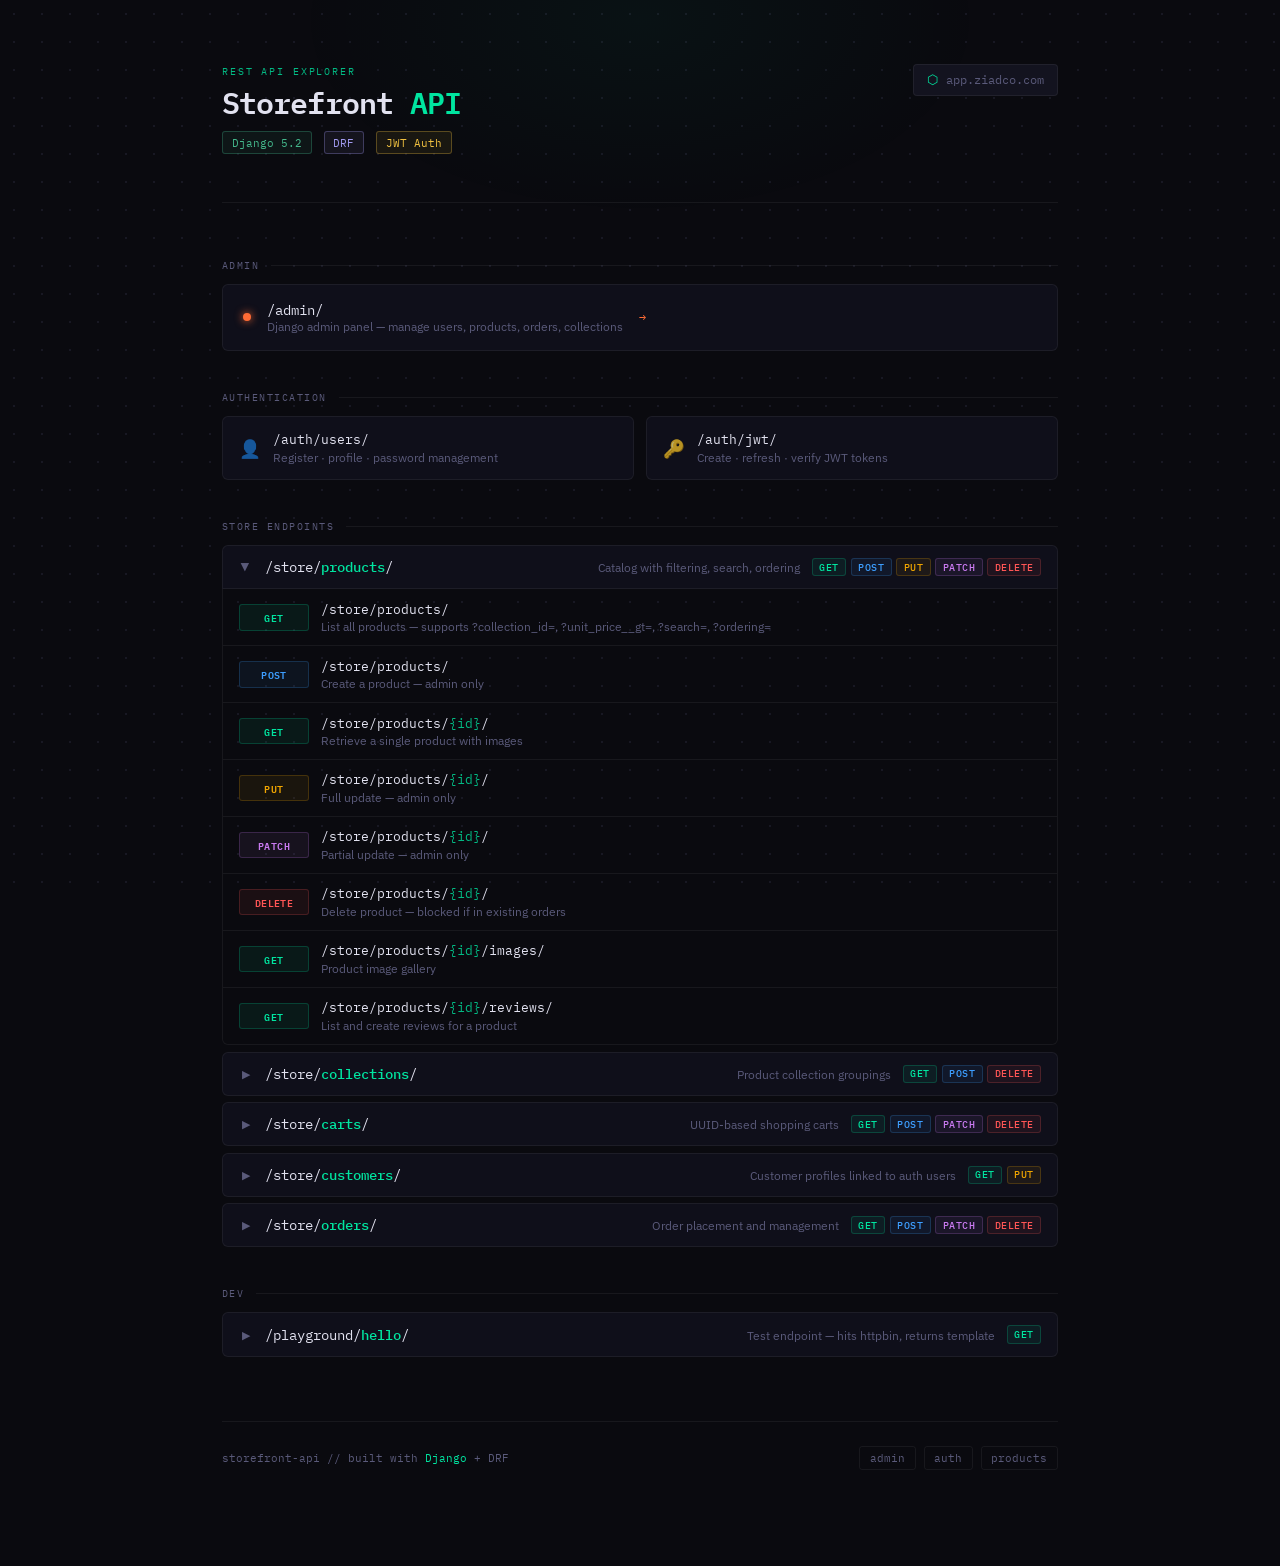
<file: core/templates/core/index.html>
<!DOCTYPE html>
<html lang="en">
<head>
<meta charset="UTF-8">
<meta name="viewport" content="width=device-width, initial-scale=1.0">
<title>Storefront API</title>
<link rel="preconnect" href="https://fonts.googleapis.com">
<link href="https://fonts.googleapis.com/css2?family=IBM+Plex+Mono:wght@300;400;500;600&family=IBM+Plex+Sans:wght@300;400;500&display=swap" rel="stylesheet">
<style>
  *, *::before, *::after { box-sizing: border-box; margin: 0; padding: 0; }

  :root {
    --bg: #0a0a0f;
    --surface: #0f0f1a;
    --grid: #13131f;
    --border: rgba(255,255,255,0.06);
    --border-hover: rgba(255,255,255,0.14);
    --text: #e2e2f0;
    --muted: #5a5a7a;
    --dim: #32324a;

    --get:    #00e5a0;
    --post:   #3d9eff;
    --put:    #f0a500;
    --patch:  #c97af0;
    --delete: #ff5555;
    --admin:  #ff6b35;

    --get-bg:    rgba(0, 229, 160, 0.07);
    --post-bg:   rgba(61, 158, 255, 0.07);
    --put-bg:    rgba(240, 165, 0, 0.07);
    --patch-bg:  rgba(201, 122, 240, 0.07);
    --delete-bg: rgba(255, 85, 85, 0.07);
    --admin-bg:  rgba(255, 107, 53, 0.07);

    --mono: 'IBM Plex Mono', monospace;
    --sans: 'IBM Plex Sans', sans-serif;
  }

  html { background: var(--bg); color: var(--text); font-family: var(--sans); }
  body { min-height: 100vh; position: relative; overflow-x: hidden; }

  /* Dot grid background */
  body::before {
    content: '';
    position: fixed;
    inset: 0;
    background-image: radial-gradient(circle, var(--dim) 1px, transparent 1px);
    background-size: 28px 28px;
    opacity: 0.35;
    pointer-events: none;
    z-index: 0;
  }

  /* Ambient glow */
  body::after {
    content: '';
    position: fixed;
    top: -20vh;
    left: 50%;
    transform: translateX(-50%);
    width: 700px;
    height: 400px;
    background: radial-gradient(ellipse, rgba(0,229,160,0.04) 0%, transparent 70%);
    pointer-events: none;
    z-index: 0;
  }

  .wrap {
    position: relative;
    z-index: 1;
    max-width: 900px;
    margin: 0 auto;
    padding: 4rem 2rem 6rem;
  }

  /* ── Header ── */
  header {
    margin-bottom: 3.5rem;
    border-bottom: 1px solid var(--border);
    padding-bottom: 2rem;
  }

  .header-top {
    display: flex;
    align-items: flex-start;
    justify-content: space-between;
    gap: 1rem;
    flex-wrap: wrap;
    margin-bottom: 1rem;
  }

  .api-label {
    font-family: var(--mono);
    font-size: 0.65rem;
    letter-spacing: 0.18em;
    text-transform: uppercase;
    color: var(--get);
    margin-bottom: 0.5rem;
    opacity: 0.8;
  }

  h1 {
    font-family: var(--mono);
    font-size: 1.9rem;
    font-weight: 600;
    color: var(--text);
    letter-spacing: -0.03em;
    line-height: 1.1;
  }

  h1 span { color: var(--get); }

  .version-row {
    display: flex;
    align-items: center;
    gap: 0.75rem;
    margin-top: 0.75rem;
    flex-wrap: wrap;
  }

  .version-badge {
    font-family: var(--mono);
    font-size: 0.68rem;
    padding: 0.2rem 0.55rem;
    border-radius: 3px;
    border: 1px solid;
  }

  .v-django { color: #44b78b; border-color: rgba(68,183,139,0.3); background: rgba(68,183,139,0.07); }
  .v-drf    { color: #a29af0; border-color: rgba(162,154,240,0.3); background: rgba(162,154,240,0.07); }
  .v-jwt    { color: #f0c040; border-color: rgba(240,192,64,0.3); background: rgba(240,192,64,0.07); }

  .base-url {
    font-family: var(--mono);
    font-size: 0.75rem;
    color: var(--muted);
    background: var(--grid);
    border: 1px solid var(--border);
    border-radius: 4px;
    padding: 0.4rem 0.8rem;
    display: inline-flex;
    align-items: center;
    gap: 0.5rem;
  }
  .base-url::before { content: '⬡'; color: var(--get); font-size: 0.8rem; }

  /* ── Section labels ── */
  .section-label {
    font-family: var(--mono);
    font-size: 0.62rem;
    letter-spacing: 0.15em;
    text-transform: uppercase;
    color: var(--muted);
    margin-bottom: 0.75rem;
    margin-top: 2.5rem;
    display: flex;
    align-items: center;
    gap: 0.75rem;
  }
  .section-label::after {
    content: '';
    flex: 1;
    height: 1px;
    background: var(--border);
  }

  /* ── Endpoint card ── */
  .endpoint-group { margin-bottom: 0.4rem; }

  .group-header {
    display: flex;
    align-items: center;
    gap: 0.75rem;
    padding: 0.75rem 1rem;
    background: var(--surface);
    border: 1px solid var(--border);
    border-radius: 6px 6px 0 0;
    cursor: pointer;
    user-select: none;
    transition: border-color 0.15s, background 0.15s;
  }

  .endpoint-group.collapsed .group-header {
    border-radius: 6px;
  }

  .group-header:hover {
    border-color: var(--border-hover);
    background: var(--grid);
  }

  .group-icon {
    font-family: var(--mono);
    font-size: 0.7rem;
    color: var(--muted);
    width: 14px;
    text-align: center;
    transition: transform 0.2s;
  }

  .endpoint-group:not(.collapsed) .group-icon {
    transform: rotate(90deg);
  }

  .group-path {
    font-family: var(--mono);
    font-size: 0.88rem;
    color: var(--text);
    flex: 1;
  }

  .group-path strong { color: var(--get); font-weight: 500; }

  .group-desc {
    font-size: 0.78rem;
    color: var(--muted);
  }

  .group-methods { display: flex; gap: 0.3rem; }

  .method-pill {
    font-family: var(--mono);
    font-size: 0.6rem;
    font-weight: 500;
    padding: 0.1rem 0.4rem;
    border-radius: 3px;
    letter-spacing: 0.05em;
  }

  .GET    { background: var(--get-bg);    color: var(--get);    border: 1px solid rgba(0,229,160,0.2); }
  .POST   { background: var(--post-bg);   color: var(--post);   border: 1px solid rgba(61,158,255,0.2); }
  .PUT    { background: var(--put-bg);    color: var(--put);    border: 1px solid rgba(240,165,0,0.2); }
  .PATCH  { background: var(--patch-bg);  color: var(--patch);  border: 1px solid rgba(201,122,240,0.2); }
  .DELETE { background: var(--delete-bg); color: var(--delete); border: 1px solid rgba(255,85,85,0.2); }
  .ADMIN  { background: var(--admin-bg);  color: var(--admin);  border: 1px solid rgba(255,107,53,0.2); }

  /* Endpoint rows inside a group */
  .endpoint-list {
    border: 1px solid var(--border);
    border-top: none;
    border-radius: 0 0 6px 6px;
    overflow: hidden;
    display: block;
  }

  .collapsed .endpoint-list { display: none; }

  .endpoint-row {
    display: grid;
    grid-template-columns: 70px 1fr auto;
    align-items: center;
    gap: 0.75rem;
    padding: 0.7rem 1rem;
    text-decoration: none;
    color: inherit;
    border-bottom: 1px solid var(--border);
    transition: background 0.12s;
    cursor: pointer;
  }

  .endpoint-row:last-child { border-bottom: none; }
  .endpoint-row:hover { background: var(--grid); }

  .method-badge {
    font-family: var(--mono);
    font-size: 0.65rem;
    font-weight: 600;
    padding: 0.2rem 0.5rem;
    border-radius: 3px;
    text-align: center;
    letter-spacing: 0.04em;
  }

  .endpoint-info { }
  .endpoint-path {
    font-family: var(--mono);
    font-size: 0.8rem;
    color: var(--text);
  }
  .endpoint-path .param { color: var(--get); opacity: 0.8; }
  .endpoint-desc {
    font-size: 0.74rem;
    color: var(--muted);
    margin-top: 0.1rem;
  }

  .endpoint-action {
    font-family: var(--mono);
    font-size: 0.65rem;
    color: var(--dim);
    white-space: nowrap;
    opacity: 0;
    transition: opacity 0.15s;
  }
  .endpoint-row:hover .endpoint-action { opacity: 1; }

  /* ── Auth section special ── */
  .auth-grid {
    display: grid;
    grid-template-columns: 1fr 1fr;
    gap: 0.75rem;
    margin-bottom: 0.4rem;
  }

  @media (max-width: 600px) {
    .auth-grid { grid-template-columns: 1fr; }
    .group-desc { display: none; }
    h1 { font-size: 1.4rem; }
  }

  .auth-card {
    display: flex;
    align-items: center;
    gap: 0.75rem;
    padding: 0.9rem 1rem;
    background: var(--surface);
    border: 1px solid var(--border);
    border-radius: 6px;
    text-decoration: none;
    color: inherit;
    transition: border-color 0.15s, background 0.15s;
    cursor: pointer;
  }

  .auth-card:hover {
    border-color: var(--border-hover);
    background: var(--grid);
  }

  .auth-icon {
    font-size: 1.1rem;
    opacity: 0.7;
  }

  .auth-card-label {
    font-family: var(--mono);
    font-size: 0.8rem;
    color: var(--text);
    margin-bottom: 0.1rem;
  }

  .auth-card-desc { font-size: 0.72rem; color: var(--muted); }

  /* ── Admin card ── */
  .admin-card {
    display: flex;
    align-items: center;
    gap: 1rem;
    padding: 1rem 1.25rem;
    background: var(--surface);
    border: 1px solid var(--border);
    border-radius: 6px;
    text-decoration: none;
    color: inherit;
    transition: border-color 0.15s, background 0.15s;
    cursor: pointer;
    margin-bottom: 0.4rem;
  }

  .admin-card:hover {
    border-color: rgba(255,107,53,0.3);
    background: rgba(255,107,53,0.04);
  }

  .admin-dot {
    width: 8px; height: 8px;
    border-radius: 50%;
    background: var(--admin);
    box-shadow: 0 0 8px var(--admin);
    animation: pulse 2s infinite;
    flex-shrink: 0;
  }

  @keyframes pulse {
    0%, 100% { opacity: 1; }
    50% { opacity: 0.4; }
  }

  .admin-label {
    font-family: var(--mono);
    font-size: 0.88rem;
    color: var(--text);
    flex: 1;
  }

  .admin-arrow {
    font-family: var(--mono);
    font-size: 0.75rem;
    color: var(--admin);
  }

  /* ── Footer ── */
  footer {
    margin-top: 4rem;
    padding-top: 1.5rem;
    border-top: 1px solid var(--border);
    display: flex;
    align-items: center;
    justify-content: space-between;
    gap: 1rem;
    flex-wrap: wrap;
  }

  .footer-left {
    font-family: var(--mono);
    font-size: 0.7rem;
    color: var(--muted);
  }

  .footer-left span { color: var(--get); }

  .footer-right { display: flex; gap: 0.5rem; }

  .footer-link {
    font-family: var(--mono);
    font-size: 0.68rem;
    color: var(--muted);
    text-decoration: none;
    padding: 0.25rem 0.6rem;
    border: 1px solid var(--border);
    border-radius: 3px;
    transition: border-color 0.15s, color 0.15s;
  }

  .footer-link:hover { border-color: var(--border-hover); color: var(--text); }

  /* Entrance animation */
  .wrap > * {
    animation: fadeUp 0.4s ease both;
  }
  header { animation-delay: 0s; }
  .section-label:nth-of-type(1) { animation-delay: 0.05s; }
  .endpoint-group:nth-child(1) { animation-delay: 0.08s; }
  .endpoint-group:nth-child(2) { animation-delay: 0.11s; }
  .endpoint-group:nth-child(3) { animation-delay: 0.14s; }
  .endpoint-group:nth-child(4) { animation-delay: 0.17s; }
  .endpoint-group:nth-child(5) { animation-delay: 0.20s; }
  footer { animation-delay: 0.25s; }

  @keyframes fadeUp {
    from { opacity: 0; transform: translateY(12px); }
    to   { opacity: 1; transform: translateY(0); }
  }
</style>
</head>
<body>
<div class="wrap">

  <header>
    <div class="header-top">
      <div>
        <div class="api-label">REST API Explorer</div>
        <h1>Storefront <span>API</span></h1>
        <div class="version-row">
          <span class="version-badge v-django">Django 5.2</span>
          <span class="version-badge v-drf">DRF</span>
          <span class="version-badge v-jwt">JWT Auth</span>
        </div>
      </div>
      <div class="base-url">app.ziadco.com</div>
    </div>
  </header>

  <!-- ── Admin ── -->
  <div class="section-label">admin</div>

  <a class="admin-card" href="/admin/">
    <div class="admin-dot"></div>
    <div>
      <div class="admin-label">/admin/</div>
      <div class="auth-card-desc">Django admin panel — manage users, products, orders, collections</div>
    </div>
    <span class="admin-arrow">→</span>
  </a>

  <!-- ── Auth ── -->
  <div class="section-label">authentication</div>

  <div class="auth-grid">
    <a class="auth-card" href="/auth/users/">
      <div class="auth-icon">👤</div>
      <div>
        <div class="auth-card-label">/auth/users/</div>
        <div class="auth-card-desc">Register · profile · password management</div>
      </div>
    </a>
    <a class="auth-card" href="/auth/jwt/create/">
      <div class="auth-icon">🔑</div>
      <div>
        <div class="auth-card-label">/auth/jwt/</div>
        <div class="auth-card-desc">Create · refresh · verify JWT tokens</div>
      </div>
    </a>
  </div>

  <!-- ── Store ── -->
  <div class="section-label">store endpoints</div>

  <!-- Products -->
  <div class="endpoint-group" id="g-products">
    <div class="group-header" onclick="toggleGroup('g-products')">
      <span class="group-icon">▶</span>
      <span class="group-path">/store/<strong>products</strong>/</span>
      <span class="group-desc">Catalog with filtering, search, ordering</span>
      <div class="group-methods">
        <span class="method-pill GET">GET</span>
        <span class="method-pill POST">POST</span>
        <span class="method-pill PUT">PUT</span>
        <span class="method-pill PATCH">PATCH</span>
        <span class="method-pill DELETE">DELETE</span>
      </div>
    </div>
    <div class="endpoint-list">
      <a class="endpoint-row" href="/store/products/">
        <span class="method-badge GET">GET</span>
        <div class="endpoint-info">
          <div class="endpoint-path">/store/products/</div>
          <div class="endpoint-desc">List all products — supports ?collection_id=, ?unit_price__gt=, ?search=, ?ordering=</div>
        </div>
        <span class="endpoint-action">open ↗</span>
      </a>
      <a class="endpoint-row" href="/store/products/">
        <span class="method-badge POST">POST</span>
        <div class="endpoint-info">
          <div class="endpoint-path">/store/products/</div>
          <div class="endpoint-desc">Create a product — admin only</div>
        </div>
        <span class="endpoint-action">open ↗</span>
      </a>
      <a class="endpoint-row" href="/store/products/1/">
        <span class="method-badge GET">GET</span>
        <div class="endpoint-info">
          <div class="endpoint-path">/store/products/<span class="param">{id}</span>/</div>
          <div class="endpoint-desc">Retrieve a single product with images</div>
        </div>
        <span class="endpoint-action">open ↗</span>
      </a>
      <a class="endpoint-row" href="/store/products/1/">
        <span class="method-badge PUT">PUT</span>
        <div class="endpoint-info">
          <div class="endpoint-path">/store/products/<span class="param">{id}</span>/</div>
          <div class="endpoint-desc">Full update — admin only</div>
        </div>
        <span class="endpoint-action">open ↗</span>
      </a>
      <a class="endpoint-row" href="/store/products/1/">
        <span class="method-badge PATCH">PATCH</span>
        <div class="endpoint-info">
          <div class="endpoint-path">/store/products/<span class="param">{id}</span>/</div>
          <div class="endpoint-desc">Partial update — admin only</div>
        </div>
        <span class="endpoint-action">open ↗</span>
      </a>
      <a class="endpoint-row" href="/store/products/1/">
        <span class="method-badge DELETE">DELETE</span>
        <div class="endpoint-info">
          <div class="endpoint-path">/store/products/<span class="param">{id}</span>/</div>
          <div class="endpoint-desc">Delete product — blocked if in existing orders</div>
        </div>
        <span class="endpoint-action">open ↗</span>
      </a>
      <a class="endpoint-row" href="/store/products/1/images/">
        <span class="method-badge GET">GET</span>
        <div class="endpoint-info">
          <div class="endpoint-path">/store/products/<span class="param">{id}</span>/images/</div>
          <div class="endpoint-desc">Product image gallery</div>
        </div>
        <span class="endpoint-action">open ↗</span>
      </a>
      <a class="endpoint-row" href="/store/products/1/reviews/">
        <span class="method-badge GET">GET</span>
        <div class="endpoint-info">
          <div class="endpoint-path">/store/products/<span class="param">{id}</span>/reviews/</div>
          <div class="endpoint-desc">List and create reviews for a product</div>
        </div>
        <span class="endpoint-action">open ↗</span>
      </a>
    </div>
  </div>

  <!-- Collections -->
  <div class="endpoint-group collapsed" id="g-collections">
    <div class="group-header" onclick="toggleGroup('g-collections')">
      <span class="group-icon">▶</span>
      <span class="group-path">/store/<strong>collections</strong>/</span>
      <span class="group-desc">Product collection groupings</span>
      <div class="group-methods">
        <span class="method-pill GET">GET</span>
        <span class="method-pill POST">POST</span>
        <span class="method-pill DELETE">DELETE</span>
      </div>
    </div>
    <div class="endpoint-list">
      <a class="endpoint-row" href="/store/collections/">
        <span class="method-badge GET">GET</span>
        <div class="endpoint-info">
          <div class="endpoint-path">/store/collections/</div>
          <div class="endpoint-desc">List all collections with product count</div>
        </div>
        <span class="endpoint-action">open ↗</span>
      </a>
      <a class="endpoint-row" href="/store/collections/">
        <span class="method-badge POST">POST</span>
        <div class="endpoint-info">
          <div class="endpoint-path">/store/collections/</div>
          <div class="endpoint-desc">Create a collection — admin only</div>
        </div>
        <span class="endpoint-action">open ↗</span>
      </a>
      <a class="endpoint-row" href="/store/collections/1/">
        <span class="method-badge GET">GET</span>
        <div class="endpoint-info">
          <div class="endpoint-path">/store/collections/<span class="param">{id}</span>/</div>
          <div class="endpoint-desc">Retrieve a single collection</div>
        </div>
        <span class="endpoint-action">open ↗</span>
      </a>
      <a class="endpoint-row" href="/store/collections/1/">
        <span class="method-badge DELETE">DELETE</span>
        <div class="endpoint-info">
          <div class="endpoint-path">/store/collections/<span class="param">{id}</span>/</div>
          <div class="endpoint-desc">Delete — blocked if collection has products</div>
        </div>
        <span class="endpoint-action">open ↗</span>
      </a>
    </div>
  </div>

  <!-- Carts -->
  <div class="endpoint-group collapsed" id="g-carts">
    <div class="group-header" onclick="toggleGroup('g-carts')">
      <span class="group-icon">▶</span>
      <span class="group-path">/store/<strong>carts</strong>/</span>
      <span class="group-desc">UUID-based shopping carts</span>
      <div class="group-methods">
        <span class="method-pill GET">GET</span>
        <span class="method-pill POST">POST</span>
        <span class="method-pill PATCH">PATCH</span>
        <span class="method-pill DELETE">DELETE</span>
      </div>
    </div>
    <div class="endpoint-list">
      <a class="endpoint-row" href="/store/carts/">
        <span class="method-badge POST">POST</span>
        <div class="endpoint-info">
          <div class="endpoint-path">/store/carts/</div>
          <div class="endpoint-desc">Create a new cart — returns a UUID</div>
        </div>
        <span class="endpoint-action">open ↗</span>
      </a>
      <a class="endpoint-row" href="/store/carts/">
        <span class="method-badge GET">GET</span>
        <div class="endpoint-info">
          <div class="endpoint-path">/store/carts/<span class="param">{uuid}</span>/</div>
          <div class="endpoint-desc">Retrieve cart with items and total price</div>
        </div>
        <span class="endpoint-action">open ↗</span>
      </a>
      <a class="endpoint-row" href="/store/carts/">
        <span class="method-badge DELETE">DELETE</span>
        <div class="endpoint-info">
          <div class="endpoint-path">/store/carts/<span class="param">{uuid}</span>/</div>
          <div class="endpoint-desc">Delete a cart</div>
        </div>
        <span class="endpoint-action">open ↗</span>
      </a>
      <a class="endpoint-row" href="/store/carts/">
        <span class="method-badge POST">POST</span>
        <div class="endpoint-info">
          <div class="endpoint-path">/store/carts/<span class="param">{uuid}</span>/items/</div>
          <div class="endpoint-desc">Add item to cart — increments quantity if already present</div>
        </div>
        <span class="endpoint-action">open ↗</span>
      </a>
      <a class="endpoint-row" href="/store/carts/">
        <span class="method-badge PATCH">PATCH</span>
        <div class="endpoint-info">
          <div class="endpoint-path">/store/carts/<span class="param">{uuid}</span>/items/<span class="param">{id}</span>/</div>
          <div class="endpoint-desc">Update item quantity</div>
        </div>
        <span class="endpoint-action">open ↗</span>
      </a>
      <a class="endpoint-row" href="/store/carts/">
        <span class="method-badge DELETE">DELETE</span>
        <div class="endpoint-info">
          <div class="endpoint-path">/store/carts/<span class="param">{uuid}</span>/items/<span class="param">{id}</span>/</div>
          <div class="endpoint-desc">Remove item from cart</div>
        </div>
        <span class="endpoint-action">open ↗</span>
      </a>
    </div>
  </div>

  <!-- Customers -->
  <div class="endpoint-group collapsed" id="g-customers">
    <div class="group-header" onclick="toggleGroup('g-customers')">
      <span class="group-icon">▶</span>
      <span class="group-path">/store/<strong>customers</strong>/</span>
      <span class="group-desc">Customer profiles linked to auth users</span>
      <div class="group-methods">
        <span class="method-pill GET">GET</span>
        <span class="method-pill PUT">PUT</span>
      </div>
    </div>
    <div class="endpoint-list">
      <a class="endpoint-row" href="/store/customers/me/">
        <span class="method-badge GET">GET</span>
        <div class="endpoint-info">
          <div class="endpoint-path">/store/customers/me/</div>
          <div class="endpoint-desc">Get your own customer profile — requires JWT</div>
        </div>
        <span class="endpoint-action">open ↗</span>
      </a>
      <a class="endpoint-row" href="/store/customers/me/">
        <span class="method-badge PUT">PUT</span>
        <div class="endpoint-info">
          <div class="endpoint-path">/store/customers/me/</div>
          <div class="endpoint-desc">Update phone, birth date, membership — requires JWT</div>
        </div>
        <span class="endpoint-action">open ↗</span>
      </a>
      <a class="endpoint-row" href="/store/customers/">
        <span class="method-badge GET">GET</span>
        <div class="endpoint-info">
          <div class="endpoint-path">/store/customers/</div>
          <div class="endpoint-desc">List all customers — admin only</div>
        </div>
        <span class="endpoint-action">open ↗</span>
      </a>
      <a class="endpoint-row" href="/store/customers/1/history/">
        <span class="method-badge GET">GET</span>
        <div class="endpoint-info">
          <div class="endpoint-path">/store/customers/<span class="param">{id}</span>/history/</div>
          <div class="endpoint-desc">View order history — requires view_history permission</div>
        </div>
        <span class="endpoint-action">open ↗</span>
      </a>
    </div>
  </div>

  <!-- Orders -->
  <div class="endpoint-group collapsed" id="g-orders">
    <div class="group-header" onclick="toggleGroup('g-orders')">
      <span class="group-icon">▶</span>
      <span class="group-path">/store/<strong>orders</strong>/</span>
      <span class="group-desc">Order placement and management</span>
      <div class="group-methods">
        <span class="method-pill GET">GET</span>
        <span class="method-pill POST">POST</span>
        <span class="method-pill PATCH">PATCH</span>
        <span class="method-pill DELETE">DELETE</span>
      </div>
    </div>
    <div class="endpoint-list">
      <a class="endpoint-row" href="/store/orders/">
        <span class="method-badge GET">GET</span>
        <div class="endpoint-info">
          <div class="endpoint-path">/store/orders/</div>
          <div class="endpoint-desc">List orders — own orders for users, all orders for admin</div>
        </div>
        <span class="endpoint-action">open ↗</span>
      </a>
      <a class="endpoint-row" href="/store/orders/">
        <span class="method-badge POST">POST</span>
        <div class="endpoint-info">
          <div class="endpoint-path">/store/orders/</div>
          <div class="endpoint-desc">Create order from cart — requires JWT, deletes cart on success</div>
        </div>
        <span class="endpoint-action">open ↗</span>
      </a>
      <a class="endpoint-row" href="/store/orders/">
        <span class="method-badge PATCH">PATCH</span>
        <div class="endpoint-info">
          <div class="endpoint-path">/store/orders/<span class="param">{id}</span>/</div>
          <div class="endpoint-desc">Update payment status — admin only</div>
        </div>
        <span class="endpoint-action">open ↗</span>
      </a>
      <a class="endpoint-row" href="/store/orders/">
        <span class="method-badge DELETE">DELETE</span>
        <div class="endpoint-info">
          <div class="endpoint-path">/store/orders/<span class="param">{id}</span>/</div>
          <div class="endpoint-desc">Delete order — admin only, requires cancel_order permission</div>
        </div>
        <span class="endpoint-action">open ↗</span>
      </a>
    </div>
  </div>

  <!-- Playground -->
  <div class="section-label">dev</div>

  <div class="endpoint-group collapsed" id="g-playground">
    <div class="group-header" onclick="toggleGroup('g-playground')">
      <span class="group-icon">▶</span>
      <span class="group-path">/playground/<strong>hello</strong>/</span>
      <span class="group-desc">Test endpoint — hits httpbin, returns template</span>
      <div class="group-methods">
        <span class="method-pill GET">GET</span>
      </div>
    </div>
    <div class="endpoint-list">
      <a class="endpoint-row" href="/playground/hello/">
        <span class="method-badge GET">GET</span>
        <div class="endpoint-info">
          <div class="endpoint-path">/playground/hello/</div>
          <div class="endpoint-desc">Renders hello.html — useful for checking template rendering and logging</div>
        </div>
        <span class="endpoint-action">open ↗</span>
      </a>
    </div>
  </div>

  <footer>
    <div class="footer-left">
      storefront-api // built with <span>Django</span> + DRF
    </div>
    <div class="footer-right">
      <a class="footer-link" href="/admin/">admin</a>
      <a class="footer-link" href="/auth/users/">auth</a>
      <a class="footer-link" href="/store/products/">products</a>
    </div>
  </footer>

</div>

<script>
  function toggleGroup(id) {
    document.getElementById(id).classList.toggle('collapsed');
  }
</script>
</body>
</html>
</file>
